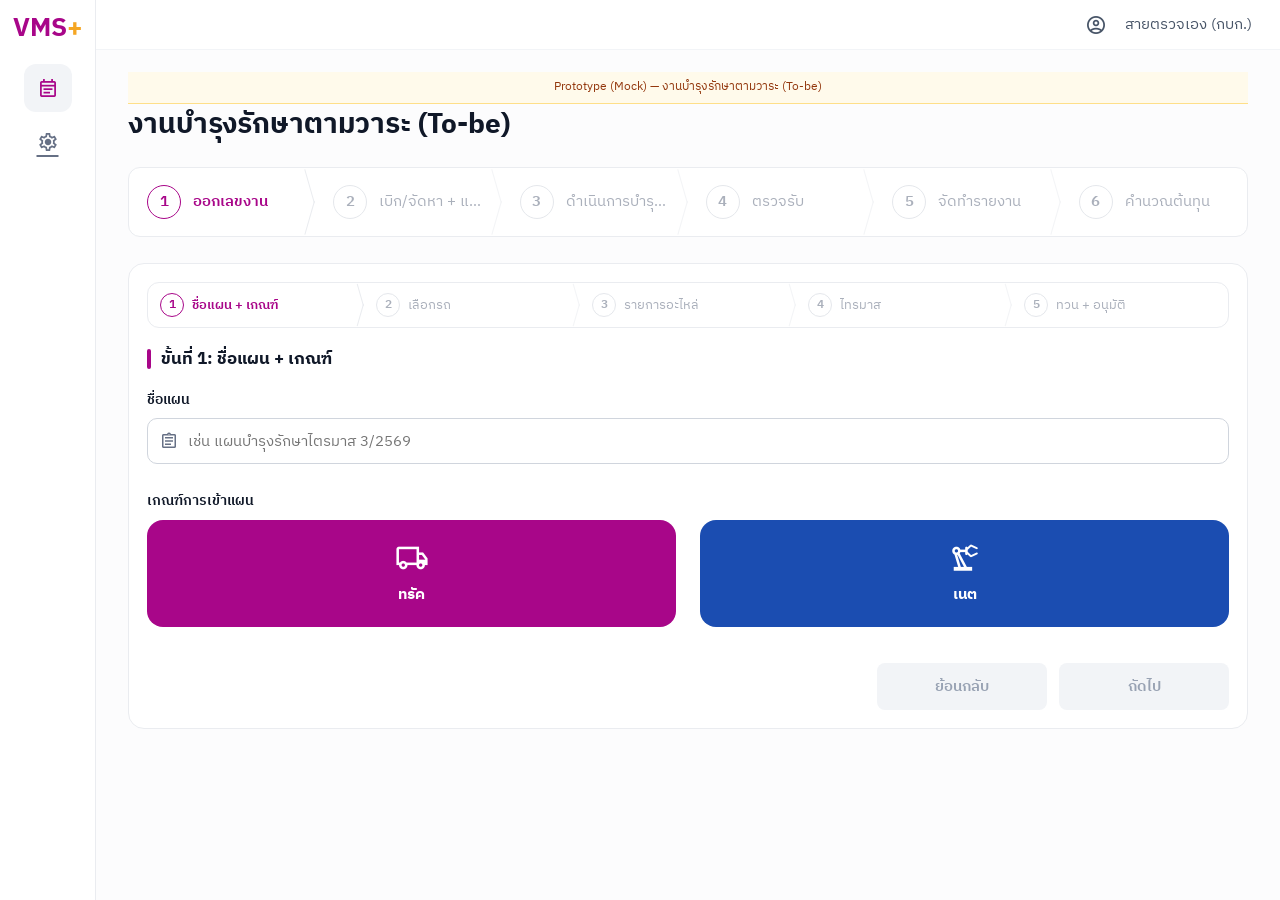
<file: index.html>
<!DOCTYPE html>
<html lang="th">
<head>
<meta charset="UTF-8">
<meta name="viewport" content="width=device-width, initial-scale=1.0">
<title>งานบำรุงรักษาตามวาระ (To-be) — Maintain-D (Mock)</title>
<link rel="icon" href="data:,">
<link rel="preconnect" href="https://fonts.googleapis.com">
<link href="https://fonts.googleapis.com/css2?family=IBM+Plex+Sans+Thai:wght@400;500;600;700&display=swap" rel="stylesheet">
<link href="https://fonts.googleapis.com/css2?family=Material+Symbols+Outlined:opsz,wght,FILL,GRAD@20..48,300..600,0..1,0" rel="stylesheet">
<link rel="stylesheet" href="design-system/tokens.css">
<link rel="stylesheet" href="design-system/components.css">
<script src="ui-components.js"></script><!-- shared components (window.UIC) -->
<style>
  /* ---------- เฉพาะหน้านี้ — ไม่มีสี hardcode ---------- */
  .wstep{cursor:pointer}
  .wstep.locked{opacity:.55;cursor:not-allowed}
  /* ตารางสรุป item: fixed layout ให้คอลัมน์ตรงกันทั้งในตารางและข้ามตาราง (อะไหล่/น้ำมัน/ไส้กรอง) */
  .itbl{table-layout:fixed}
  .itbl th,.itbl td{overflow:hidden;text-overflow:ellipsis}
  .itbl th:nth-child(1),.itbl td:nth-child(1){width:34%}
  .itbl th:nth-child(2),.itbl td:nth-child(2),
  .itbl th:nth-child(3),.itbl td:nth-child(3),
  .itbl th:nth-child(4),.itbl td:nth-child(4){width:16%;text-align:center}
  .itbl th:nth-child(5),.itbl td:nth-child(5){width:18%}
  /* sub-stepper เล็ก (wizard ภายในเฟส 1) — ใช้ tokens เดิม แค่ย่อขนาด */
  .wsteps.sm{margin-bottom:18px}
  .wsteps.sm .wstep{padding:10px 12px;font-size:12.5px;gap:8px}
  .wsteps.sm .wstep .num{width:24px;height:24px;font-size:12px}
  .wsteps.sm .wstep .lbl{display:block}
  /* ขั้นที่ 2: เขต (ภาค → เขต → รถ) — expandable region block */
  .rzone{border:1px solid var(--gray-200);border-radius:var(--r-md);margin-bottom:8px;overflow:hidden;background:#fff}
  .rzone-head{display:flex;align-items:center;gap:10px;padding:12px 14px;cursor:pointer;background:var(--gray-50)}
  .rzone-head:hover{background:var(--gray-100)}
  .rzone-caret{color:var(--gray-500);font-size:20px;flex-shrink:0}
  .rzone-count{color:var(--gray-500);font-size:13px;margin-right:auto}
  .rzone-allchk{display:flex;align-items:center;gap:6px;font-size:13.5px;color:var(--gray-700);cursor:pointer;white-space:nowrap;flex-shrink:0}
  .rzone-body{padding:12px 14px;border-top:1px solid var(--gray-200)}
</style>
</head>
<body>
<div class="shell">
  <aside class="side">
    <div class="vlogo">VMS<em>+</em></div>
    <div class="nv on" id="nav-flow" title="Flow"><span class="ms">event_note</span></div>
    <a class="nv" href="admin.html" id="nav-admin" title="Admin — ข้อมูลหลัก"><span class="ms">settings</span></a>
  </aside>

  <div class="work">
    <div class="topbar">
      <span class="ms">account_circle</span>
      <span>สายตรวจเอง (กบก.)</span>
    </div>

    <main class="content">
      <div class="draft">Prototype (Mock) — งานบำรุงรักษาตามวาระ (To-be)</div>
      <h1 class="page-title">งานบำรุงรักษาตามวาระ (To-be)</h1>
      <div id="stepper"></div>
      <div id="phase"></div>
    </main>
  </div>
</div>

<div class="toast" id="toast"></div>

<script src="mock-yearly.js"></script>
<script src="app.js"></script>
</body>
</html>
</file>
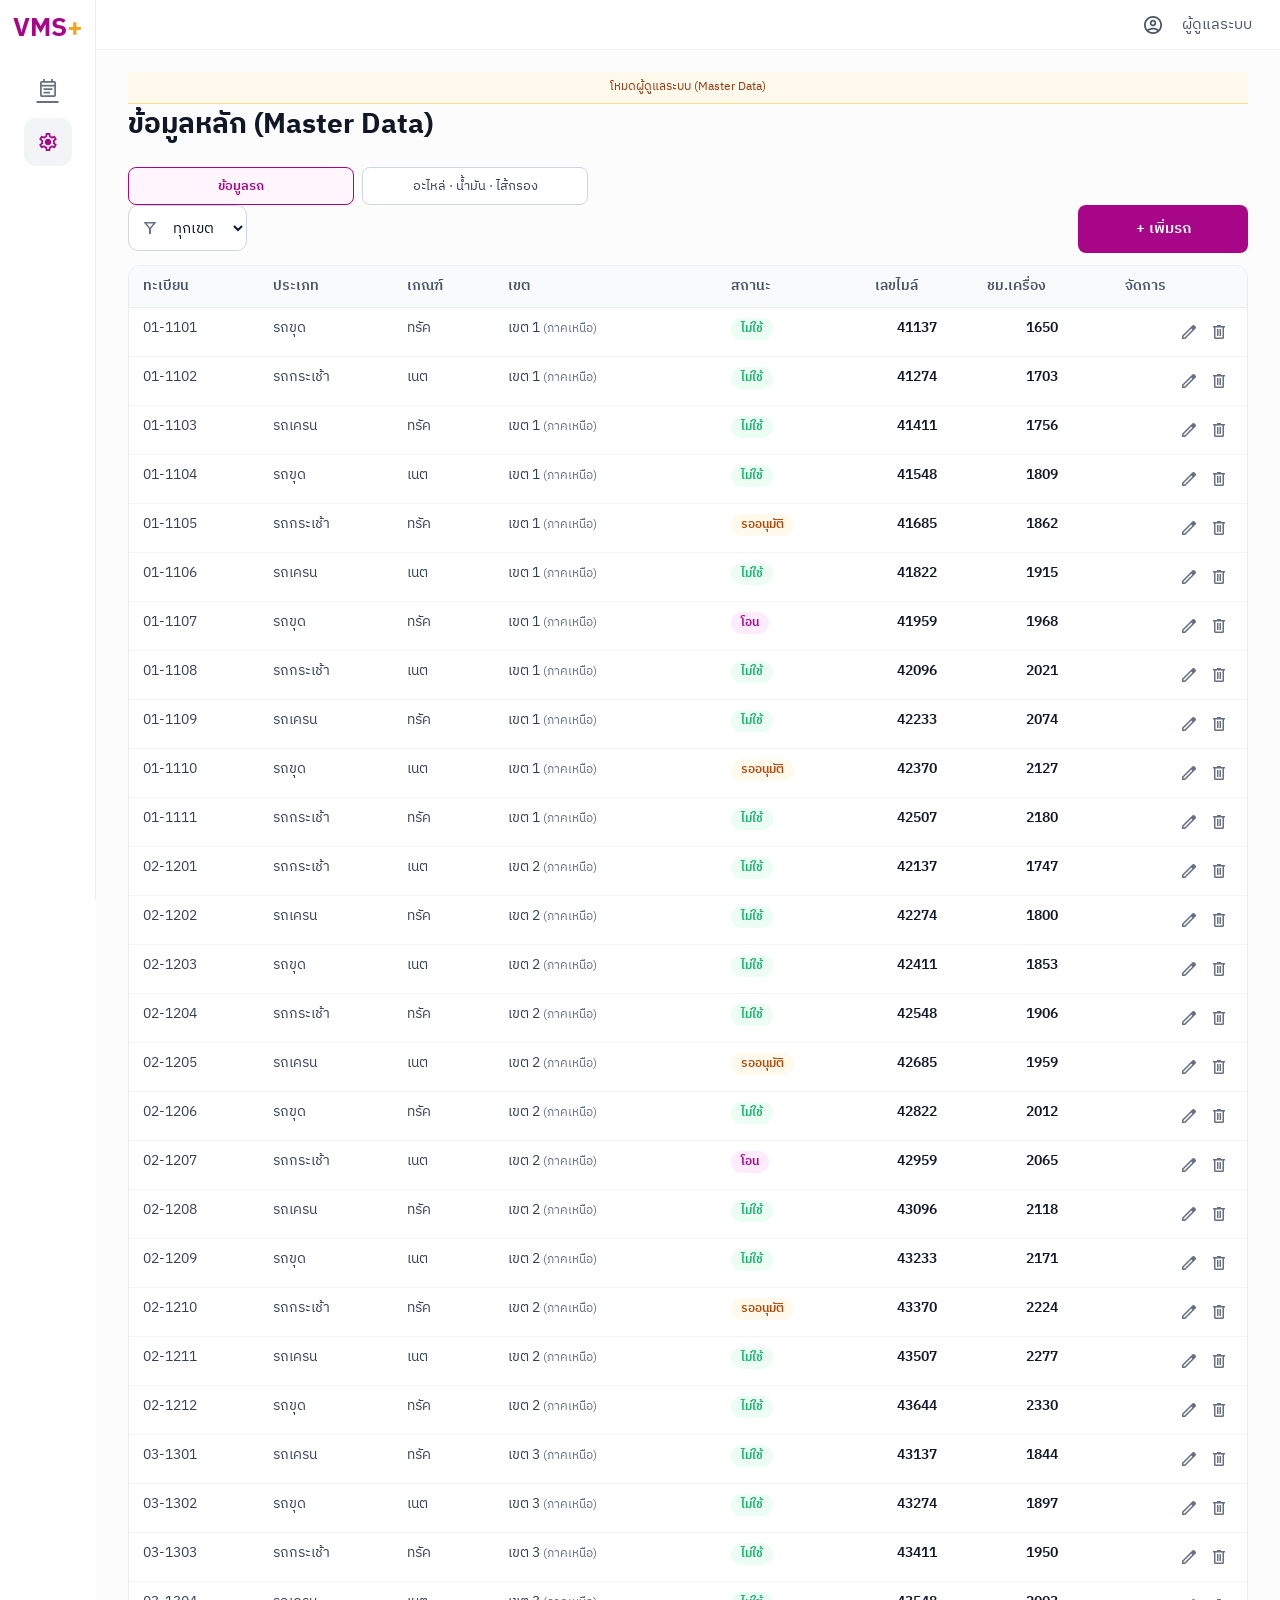
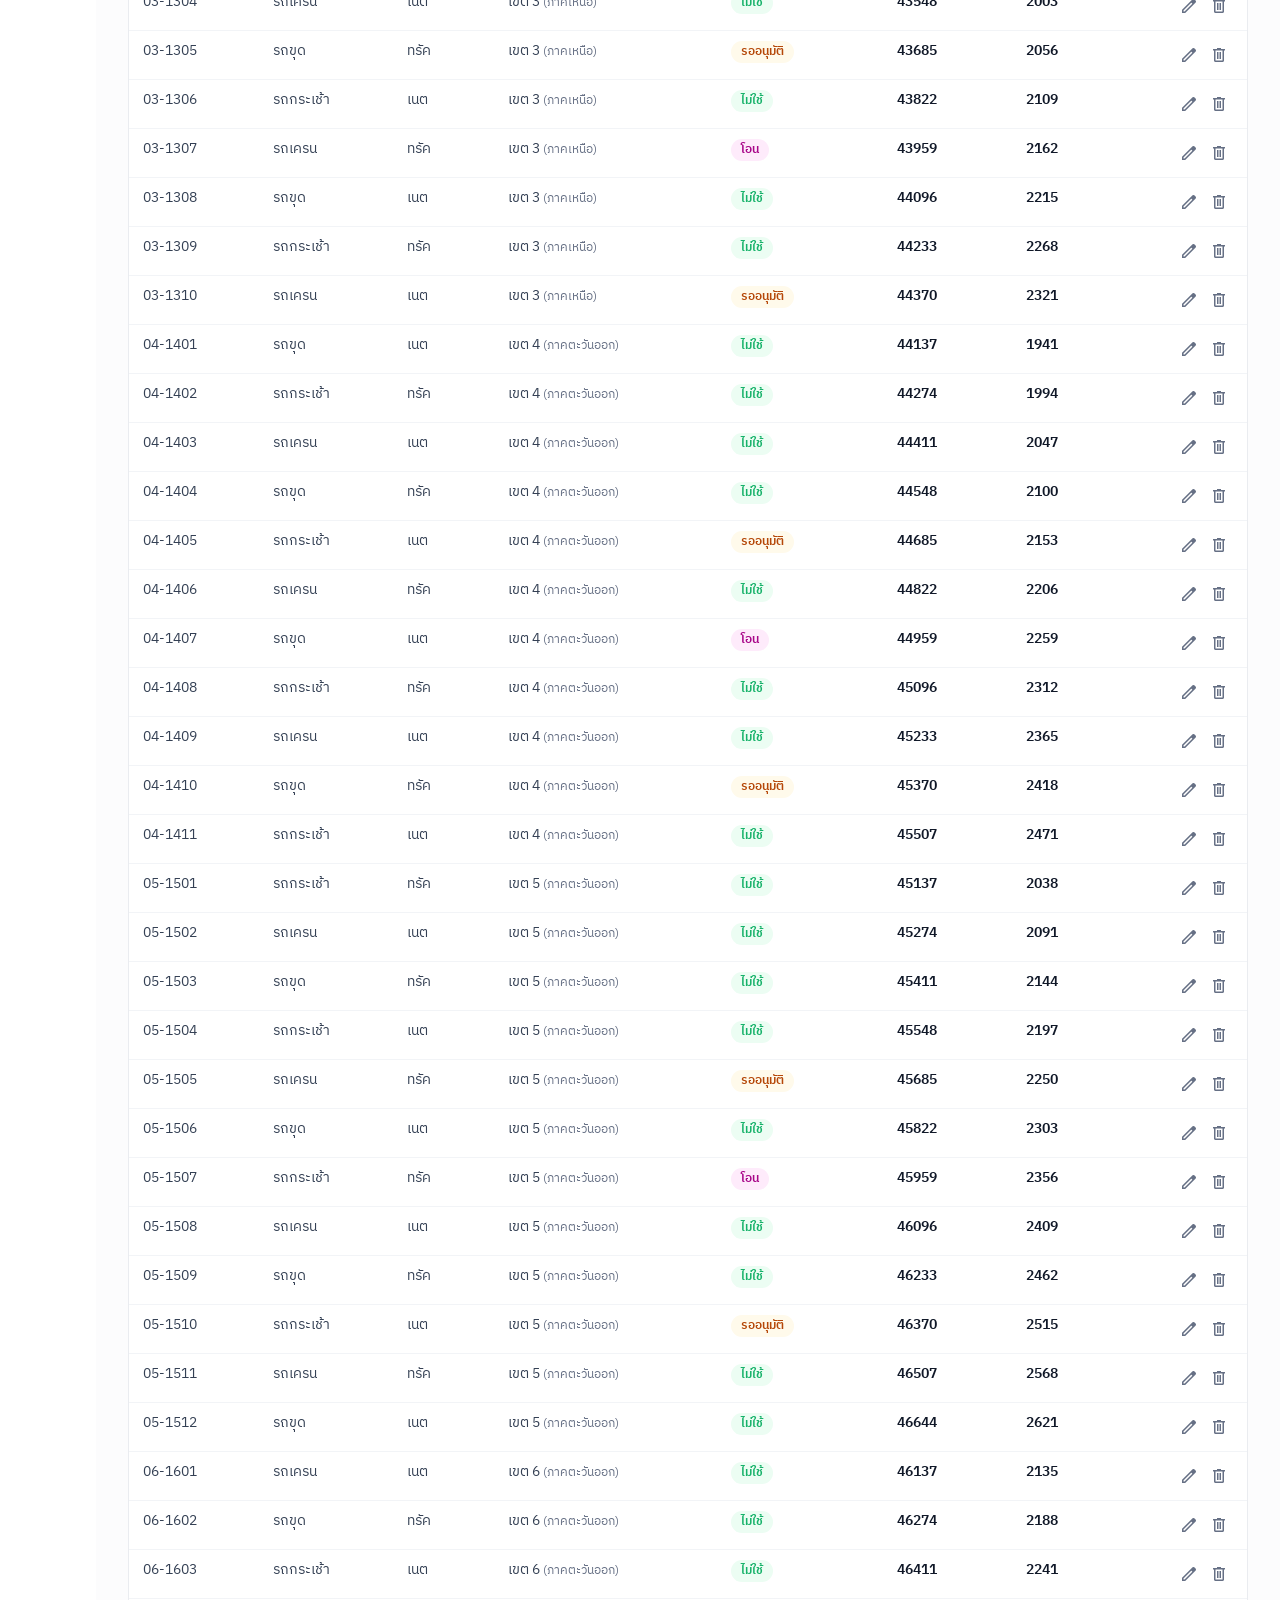
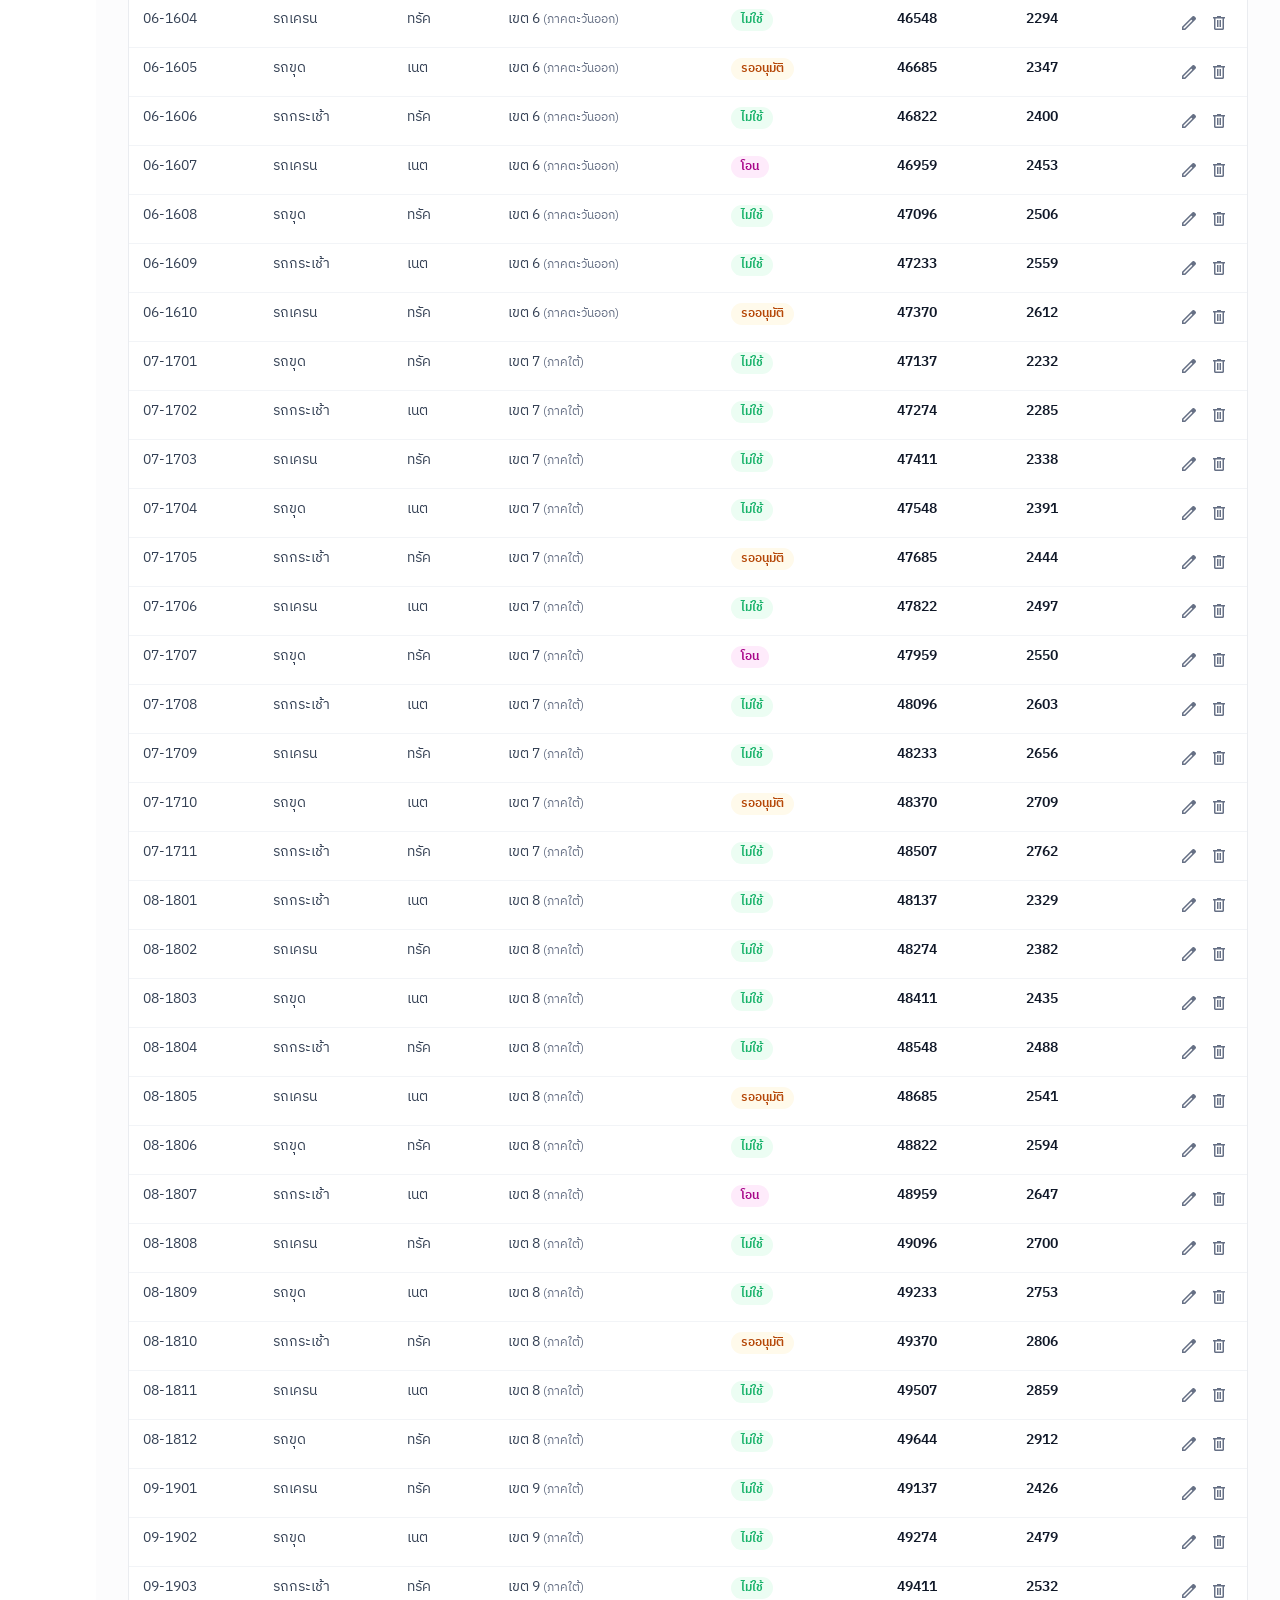
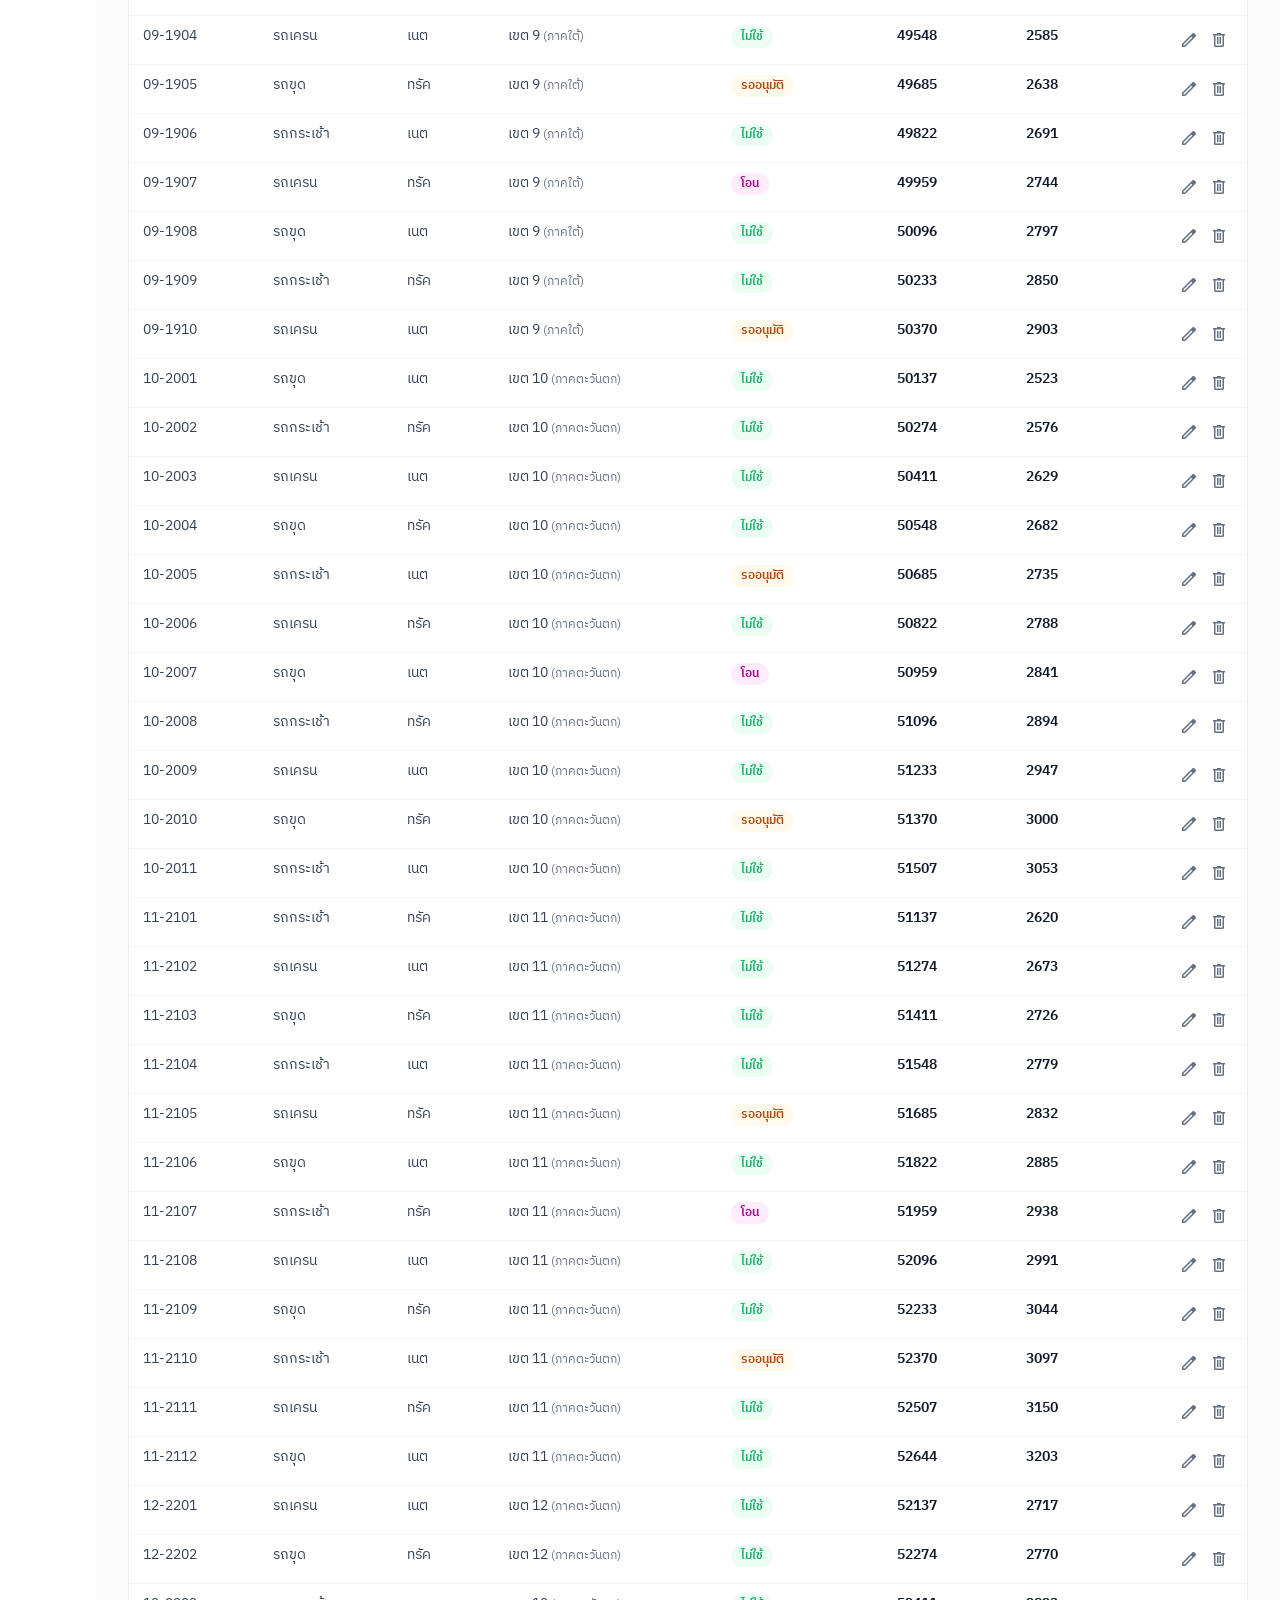
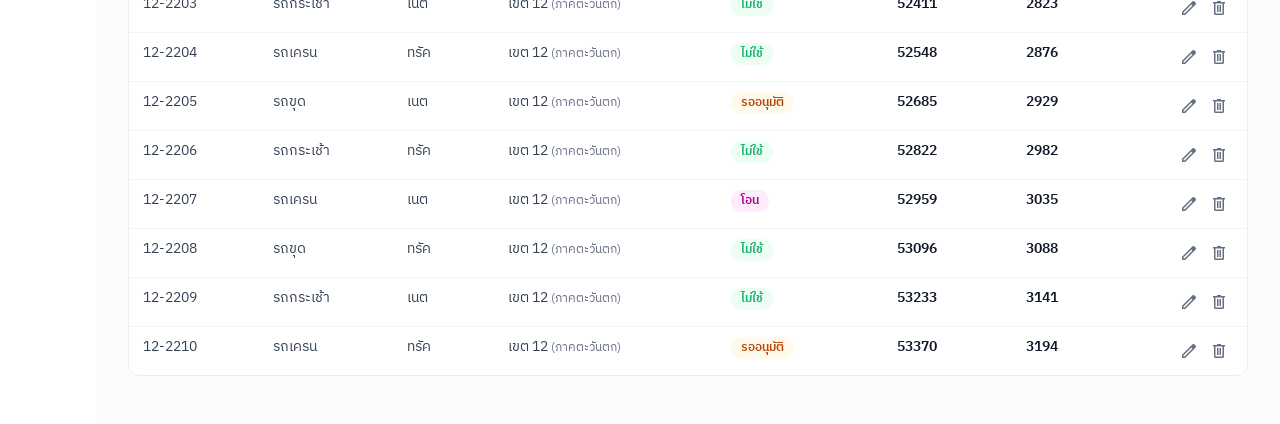
<file: admin.html>
<!DOCTYPE html>
<html lang="th">
<head>
<meta charset="UTF-8">
<meta name="viewport" content="width=device-width, initial-scale=1.0">
<title>ข้อมูลหลัก (Master Data) — Maintain-D (Mock)</title>
<link rel="icon" href="data:,">
<link rel="preconnect" href="https://fonts.googleapis.com">
<link href="https://fonts.googleapis.com/css2?family=IBM+Plex+Sans+Thai:wght@400;500;600;700&display=swap" rel="stylesheet">
<link href="https://fonts.googleapis.com/css2?family=Material+Symbols+Outlined:opsz,wght,FILL,GRAD@20..48,300..600,0..1,0" rel="stylesheet">
<link rel="stylesheet" href="design-system/tokens.css">
<link rel="stylesheet" href="design-system/components.css">
<script src="ui-components.js"></script><!-- shared components (window.UIC) -->
<style>
  /* ---------- เฉพาะหน้านี้ — layout ของ modal overlay เท่านั้น ไม่มีสี hardcode (ใช้ var(--*) ทั้งหมด) ---------- */
  .modal-ov{position:fixed;inset:0;background:color-mix(in srgb, var(--gray-900) 45%, transparent);display:flex;align-items:center;justify-content:center;z-index:100;padding:16px;overflow-y:auto}
  .modal-ov .card{width:100%;max-width:560px;max-height:90vh;overflow-y:auto;margin:auto}
  .rowline{display:flex;align-items:center;justify-content:flex-end;gap:2px}
  .iconbtn{border:none;background:none;cursor:pointer;color:var(--gray-500);padding:4px;border-radius:var(--r-sm)}
  .iconbtn .ms{font-size:20px}
  .iconbtn:hover{color:var(--primary-600);background:var(--gray-100)}
  .iconbtn.danger:hover{color:var(--error-600)}
  .rcell-zone{color:var(--gray-500);font-size:12px}
</style>
</head>
<body>
<div class="shell">
  <aside class="side">
    <div class="vlogo">VMS<em>+</em></div>
    <a class="nv" href="index.html" id="nav-flow" title="Flow"><span class="ms">event_note</span></a>
    <div class="nv on" id="nav-admin" title="Admin — ข้อมูลหลัก"><span class="ms">settings</span></div>
  </aside>

  <div class="work">
    <div class="topbar">
      <span class="ms">account_circle</span>
      <span>ผู้ดูแลระบบ</span>
    </div>

    <main class="content">
      <div class="draft">โหมดผู้ดูแลระบบ (Master Data)</div>
      <h1 class="page-title">ข้อมูลหลัก (Master Data)</h1>
      <div class="seg" id="adminTabs" style="max-width:460px">
        <div class="sg sel" data-tab="vehicles">ข้อมูลรถ</div>
        <div class="sg" data-tab="items">อะไหล่ · น้ำมัน · ไส้กรอง</div>
      </div>
      <div id="adminBody"></div>
    </main>
  </div>
</div>

<div class="toast" id="toast"></div>

<script src="mock-yearly.js"></script>
<script src="admin.js"></script>
</body>
</html>
</file>
<file: design-system/tokens.css>
/* ============================================================
   Maintain-D Design Tokens  (v0.1 — 17 ก.ค. 2569)
   แหล่งความจริงเดียวเรื่อง สี/ฟอนต์/รัศมี ของระบบซ่อมบำรุงรถ
   ที่มา: สกัดจาก VMS Plus (vmsplus-dev.pea.co.th v2.1.1)
   - CSS bundle สาธารณะ /_next/static/chunks/*.css
   - screenshot หน้า landing / SSO / login-os
   ⚠️ แก้สีที่ไฟล์นี้ไฟล์เดียว — ห้าม hardcode สีในหน้าจอ
   ============================================================ */
:root{
  /* ---------- Brand (magenta VMS Plus) ---------- */
  --primary-700:#8A0570;
  --primary-600:#A80689;   /* สีหลัก — ปุ่ม, active, ลิงก์ */
  --primary-500:#CF07AA;   /* hover / gradient ปลาย */
  --primary-50:#FEEBFB;    /* พื้นอ่อน chip/highlight */
  --primary-25:#FFF5FD;    /* พื้นอ่อนสุด */

  /* ---------- Secondary (น้ำเงิน การ์ดรอง) ---------- */
  --secondary-600:#1B4DB1;
  --secondary-700:#15409A;

  /* ---------- Semantic ---------- */
  --success-600:#17B26A;
  --success-200:#75E0A7;
  --success-50:#ECFDF3;
  --warning-600:#F79009;
  --warning-700:#B54708;
  --warning-200:#FEDF89;
  --warning-50:#FFFAEB;
  --error-700:#B42318;
  --error-600:#D92D20;
  --error-500:#F04438;
  --error-200:#FECDCA;
  --error-50:#FEF3F2;
  --info-600:#6172F3;

  /* ---------- Gray (Untitled UI scale) ---------- */
  --gray-900:#101828;
  --gray-700:#344054;
  --gray-600:#475467;
  --gray-500:#667085;
  --gray-400:#98A2B3;
  --gray-300:#D0D5DD;
  --gray-200:#EAECF0;
  --gray-100:#F2F4F7;
  --gray-50:#F9FAFB;

  /* ---------- Typography ---------- */
  --font:'IBM Plex Sans Thai',sans-serif;
  --fs-body:15px;
  --fs-sm:13px;
  --fs-xs:11px;
  --fs-h1:18px;
  --fs-h2:16px;
  --lh:1.55;

  /* ---------- Shape ---------- */
  --r-sm:8px;    /* ปุ่ม, input */
  --r-md:12px;   /* การ์ดย่อย, รายการ */
  --r-lg:16px;   /* การ์ดหลัก, tile */
  --r-pill:99px; /* chip, badge, dot */

  /* ---------- Effects ---------- */
  --shadow-app:0 0 40px rgba(16,24,40,.12);
  --shadow-pop:0 4px 14px rgba(16,24,40,.25);
  --grad-header:linear-gradient(135deg,var(--primary-600),var(--primary-500));
}
</file>
<file: design-system/components.css>
/* ============================================================
   Maintain-D Components  (v0.1 — 17 ก.ค. 2569)
   Component กลางของระบบซ่อมบำรุงรถ — ใช้คู่กับ tokens.css เสมอ:
     <link rel="stylesheet" href="../design-system/tokens.css">
     <link rel="stylesheet" href="../design-system/components.css">
   + โหลดฟอนต์ IBM Plex Sans Thai และ Material Symbols Outlined
   ============================================================ */

/* ---------- Base ---------- */
*{box-sizing:border-box;margin:0;padding:0}
body{font-family:var(--font);background:#E9EAEC;color:var(--gray-700);font-size:var(--fs-body);line-height:var(--lh)}
.ms{font-family:'Material Symbols Outlined';font-weight:normal;font-style:normal;display:inline-block;line-height:1;vertical-align:middle;font-size:22px;-webkit-font-smoothing:antialiased}
.hidden{display:none!important}
.empty{color:var(--gray-400);font-size:var(--fs-sm);text-align:center;padding:14px 0}

/* ---------- App shell ---------- */
.app{max-width:1120px;margin:0 auto;min-height:100dvh;background:var(--gray-50);box-shadow:var(--shadow-app);display:flex;flex-direction:column}
.draft{background:var(--warning-50);border-bottom:1px solid var(--warning-200);color:#93370D;font-size:12px;padding:6px 16px;text-align:center}

/* ---------- Header + Stepper ---------- */
header{background:var(--grad-header);color:#fff;padding:16px 24px 14px}
header .bar{display:flex;align-items:center;gap:10px}
header .logo{background:#fff;color:var(--primary-600);font-weight:700;border-radius:10px;padding:3px 8px;font-size:14px}
header h1{font-size:var(--fs-h1);font-weight:600;flex:1}
.steps{display:grid;grid-template-columns:repeat(4,1fr);gap:6px;margin-top:14px;align-items:start;max-width:640px}
.steps .st{text-align:center;font-size:var(--fs-xs);color:rgba(255,255,255,.75)}
.steps .st .dot{height:4px;border-radius:var(--r-pill);background:rgba(255,255,255,.35);margin-bottom:4px}
.steps .st.active{color:#fff;font-weight:600}
.steps .st.active .dot,.steps .st.passed .dot{background:#fff}

/* ---------- Card ---------- */
.card{background:#fff;border:1px solid var(--gray-200);border-radius:var(--r-lg);padding:18px;margin-bottom:14px}
.card h2,h2.ttl{font-size:var(--fs-h2);color:var(--gray-900);font-weight:600;margin-bottom:4px}
.sub{font-size:var(--fs-sm);color:var(--gray-500);margin-bottom:12px}

/* ---------- Form ---------- */
label.fl{display:block;font-size:var(--fs-sm);font-weight:500;color:var(--gray-700);margin:12px 0 6px}
input[type=text],textarea,select{width:100%;border:1px solid var(--gray-300);border-radius:var(--r-sm);padding:10px 12px;font:inherit;color:var(--gray-900);background:#fff}
input:focus,textarea:focus{outline:2px solid var(--primary-50);border-color:var(--primary-500)}
.search{position:relative}
.search .ms{position:absolute;left:10px;top:50%;transform:translateY(-50%);color:var(--gray-400)}
.search input{padding-left:38px}

/* ---------- Buttons ---------- */
.btn{border:none;border-radius:var(--r-sm);padding:9px 16px;font:inherit;font-weight:600;cursor:pointer}
.btn-p{background:var(--primary-600);color:#fff}
.btn-p:hover{background:var(--primary-500)}
.btn-o{background:#fff;color:var(--primary-600);border:1.5px solid var(--primary-600)}
.btn-g{background:var(--gray-100);color:var(--gray-500)}
.btn:disabled{background:var(--gray-100);color:var(--gray-400);cursor:not-allowed;border:none}

/* ---------- Qty stepper ---------- */
.qty{display:flex;align-items:center;border:1px solid var(--gray-300);border-radius:var(--r-sm);overflow:hidden}
.qty button{border:none;background:#fff;width:32px;height:34px;font-size:17px;cursor:pointer;color:var(--primary-600)}
.qty span{min-width:34px;text-align:center;font-weight:600;color:var(--gray-900)}

/* ---------- Chip (multi-select) ---------- */
.chips{display:flex;flex-wrap:wrap;gap:8px}
.chip{border:1.5px solid var(--gray-300);border-radius:var(--r-pill);padding:7px 14px;font-size:13.5px;cursor:pointer;background:#fff;color:var(--gray-700)}
.chip.sel{background:var(--primary-600);border-color:var(--primary-600);color:#fff;font-weight:500}

/* ---------- Segmented (single-select) ---------- */
.seg{display:flex;gap:8px}
.seg .sg{flex:1;text-align:center;border:1.5px solid var(--gray-300);border-radius:var(--r-sm);padding:8px 4px;font-size:var(--fs-sm);cursor:pointer;background:#fff}
.seg .sg.sel{border-color:var(--primary-600);background:var(--primary-25);color:var(--primary-600);font-weight:600}

/* ---------- Badge สถานะ ---------- */
.badge{display:inline-flex;align-items:center;gap:4px;border-radius:var(--r-pill);padding:2px 10px;font-size:12px;font-weight:600}
.b-ok{background:var(--success-50);color:var(--success-600)}
.b-low{background:var(--warning-50);color:var(--warning-700)}
.b-out{background:var(--error-50);color:var(--error-600)}
.b-brand{background:var(--primary-50);color:var(--primary-600)}

/* ---------- Tile (การ์ดเลือกแบบ VMS Plus) ---------- */
.tile{border-radius:var(--r-lg);padding:18px 12px;text-align:center;cursor:pointer;color:#fff;border:3px solid transparent}
.tile .ms{font-size:34px;margin-bottom:8px}
.tile b{display:block;font-size:15px}
.tile small{font-size:11.5px;opacity:.85}
.tile-magenta{background:var(--primary-600)}
.tile-blue{background:var(--secondary-600)}
.tile.sel{border-color:var(--gray-900);box-shadow:var(--shadow-pop)}

/* ---------- Footer ปุ่มนำทาง ---------- */
.footer{display:flex;gap:10px;justify-content:flex-end;padding:4px 24px 36px}
.footer .btn{min-width:170px;padding:12px 24px;font-size:15px}

/* ---------- Toast ---------- */
.toast{position:fixed;top:14px;left:50%;transform:translateX(-50%);background:var(--gray-900);color:#fff;border-radius:10px;padding:10px 18px;font-size:13.5px;z-index:50;opacity:0;transition:.25s;pointer-events:none;max-width:380px;text-align:center}
.toast.show{opacity:1}

/* ============================================================
   Web shell — อิงหน้าจริง VMS Plus (screenshot "สร้างคำขอใช้ยานพาหนะ")
   ============================================================ */

/* ---------- โครงหน้า: sidebar + topbar + content ---------- */
.shell{display:flex;min-height:100dvh;background:#fff}
.side{width:96px;flex-shrink:0;background:#fff;border-right:1px solid var(--gray-200);display:flex;flex-direction:column;align-items:center;padding:16px 0;gap:6px;position:sticky;top:0;height:100dvh}
.side .vlogo{font-weight:800;font-size:26px;color:var(--primary-600);margin-bottom:16px;line-height:1}
.side .vlogo em{color:#F5A623;font-style:normal}
.side .nv{width:48px;height:48px;border-radius:12px;display:flex;align-items:center;justify-content:center;color:var(--gray-500);cursor:pointer}
.side .nv:hover{background:var(--gray-100)}
.side .nv.on{background:var(--gray-100);color:var(--primary-600)}
.work{flex:1;min-width:0;display:flex;flex-direction:column;background:#FCFCFD}
.topbar{background:#fff;border-bottom:1px solid var(--gray-100);padding:13px 28px;display:flex;justify-content:flex-end;align-items:center;gap:18px;color:var(--gray-600)}
.content{padding:22px 32px 48px;width:100%;max-width:1500px}

/* ---------- Breadcrumb + ชื่อหน้า ---------- */
.crumbs{display:flex;align-items:center;gap:8px;font-size:13.5px;color:var(--gray-500);margin-bottom:14px;flex-wrap:wrap}
.crumbs .ms{font-size:18px}
.crumbs .sep{color:var(--gray-300)}
.crumbs .cur{color:var(--primary-600)}
.page-title{font-size:28px;font-weight:700;color:var(--gray-900);margin-bottom:20px}

/* ---------- Stepper แบบลูกศร (chevron) ---------- */
.wsteps{display:flex;background:#fff;border:1px solid var(--gray-200);border-radius:12px;margin-bottom:26px}
.wstep{flex:1;display:flex;align-items:center;gap:12px;padding:17px 18px;position:relative;color:var(--gray-500);font-size:14.5px;min-width:0}
.wstep .num{width:34px;height:34px;border-radius:50%;border:1.5px solid var(--gray-300);display:flex;align-items:center;justify-content:center;font-weight:600;flex-shrink:0;background:#fff}
.wstep .lbl{overflow:hidden;text-overflow:ellipsis;white-space:nowrap}
.wstep.active{color:var(--primary-600);font-weight:600}
.wstep.active .num{border-color:var(--primary-600);color:var(--primary-600)}
.wstep.passed .num{background:var(--primary-600);border-color:var(--primary-600);color:#fff}
.wstep:not(:last-child)::before,.wstep:not(:last-child)::after{content:'';position:absolute;right:0;width:1px;height:52%;background:var(--gray-200)}
.wstep:not(:last-child)::before{top:0;transform-origin:bottom center;transform:rotate(-16deg)}
.wstep:not(:last-child)::after{bottom:0;transform-origin:top center;transform:rotate(16deg)}

/* ---------- หัวข้อ section แถบ magenta ---------- */
.sect{display:flex;gap:10px;align-items:center;font-weight:700;color:var(--gray-900);font-size:17px;margin:8px 0 2px}
.sect::before{content:'';width:4px;height:20px;background:var(--primary-600);border-radius:2px;flex-shrink:0}

/* ---------- ฟอร์มแบบหน้าใน: label บน + ไอคอนในช่อง ---------- */
.fgrid{display:grid;grid-template-columns:repeat(4,minmax(0,1fr));gap:18px 24px;margin:16px 0 26px}
.f label{display:block;font-size:14px;font-weight:600;color:var(--gray-900);margin-bottom:8px}
.f label small{color:var(--gray-500);font-weight:400}
.f .in{position:relative}
.f .in>.ms{position:absolute;left:12px;top:50%;transform:translateY(-50%);color:var(--gray-500);font-size:20px;pointer-events:none}
.f .in input,.f .in select{height:46px;border-radius:10px;padding:0 12px 0 40px}
.f .in.noic input{padding-left:12px}
.f textarea{border-radius:10px}
.f.ro .in input{border-style:dashed;background:var(--gray-50);color:var(--gray-700)}
.f.err .in input,.f.err textarea{border-color:var(--error-500)}
.f .help{font-size:12.5px;color:var(--error-600);margin-top:6px}

/* ---------- Radio (สี primary เหมือนหน้าจริง) ---------- */
.rads{display:flex;gap:22px;align-items:center;min-height:46px;flex-wrap:wrap}
.rads label{display:flex;gap:8px;align-items:center;font-size:14.5px;color:var(--gray-700);cursor:pointer;font-weight:400;margin:0}
input[type=radio]{accent-color:var(--primary-600);width:18px;height:18px;cursor:pointer}

/* ---------- ช่องจำนวน − n + ---------- */
.numfld{display:flex;align-items:center;border:1px solid var(--gray-300);border-radius:10px;height:46px;background:#fff}
.numfld button{flex:0 0 44px;height:100%;border:none;background:none;font-size:20px;color:var(--gray-600);cursor:pointer}
.numfld span{flex:1;text-align:center;font-weight:600;color:var(--gray-900)}

/* ---------- แถวปุ่มท้ายฟอร์ม ---------- */
.actions{display:flex;justify-content:flex-end;gap:12px;padding-top:10px}
.actions .btn{min-width:170px;padding:12px 24px;font-size:15px}

/* ---------- Column span (desktop เท่านั้น) ---------- */
@media(min-width:761px){.sp2{grid-column:span 2}.sp4{grid-column:1/-1}}
@media(max-width:1100px){.fgrid{grid-template-columns:repeat(2,minmax(0,1fr))}}

/* ---------- Responsive (มือถือ ≤760px) ---------- */
@media(max-width:760px){
  header{padding:14px 16px 12px}
  .steps{max-width:none}
  .footer{position:fixed;bottom:0;left:0;right:0;background:#fff;border-top:1px solid var(--gray-200);padding:12px 16px;z-index:20}
  .footer .btn{flex:1;min-width:0}
  .side{display:none}
  .topbar{padding:12px 16px}
  .content{padding:16px;padding-bottom:100px}
  .page-title{font-size:22px;margin-bottom:14px}
  .fgrid{grid-template-columns:1fr;gap:14px}
  .wsteps{margin-bottom:18px}
  .wstep{padding:12px 10px;gap:8px}
  .wstep .lbl{display:none}
  .wstep.active .lbl{display:block}
  .actions{position:fixed;bottom:0;left:0;right:0;background:#fff;border-top:1px solid var(--gray-200);padding:12px 16px;z-index:20}
  .actions .btn{flex:1;min-width:0}
}

/* ============================================================
   v0.3 — component สำหรับ flow กบค. + ติดตามสถานะ
   ============================================================ */

/* ---------- Badge ตัวเลขบนไอคอน sidebar ---------- */
.nv{position:relative}
.nv .cnt{position:absolute;top:3px;right:3px;background:var(--error-500);color:#fff;font-size:10px;min-width:16px;height:16px;padding:0 4px;border-radius:8px;display:flex;align-items:center;justify-content:center;font-weight:700}

/* ---------- แถวรายการงาน/เรื่อง ---------- */
.job{display:flex;gap:14px;align-items:center;background:#fff;border:1px solid var(--gray-200);border-radius:var(--r-md);padding:14px 16px;cursor:pointer;margin-bottom:10px;flex-wrap:wrap}
.job:hover{border-color:var(--primary-500)}
.job .no{font-weight:700;color:var(--gray-900)}
.job .meta{font-size:12.5px;color:var(--gray-500)}
.job .sp{flex:1;min-width:0}

/* ---------- Timeline ประวัติสถานะ ---------- */
.tl{list-style:none;margin:10px 0;padding:0}
.tl li{position:relative;padding:0 0 16px 26px;font-size:14px;color:var(--gray-700)}
.tl li::before{content:'';position:absolute;left:5px;top:5px;width:10px;height:10px;border-radius:50%;background:var(--gray-300)}
.tl li::after{content:'';position:absolute;left:9px;top:17px;bottom:-1px;width:2px;background:var(--gray-200)}
.tl li:last-child::after{display:none}
.tl li.on::before{background:var(--primary-600)}
.tl .when{font-size:12px;color:var(--gray-400)}

/* ---------- Checklist ตรวจสภาพ ---------- */
.chk{display:flex;flex-direction:column;gap:8px;margin:10px 0}
.chk label{display:flex;gap:10px;align-items:center;font-size:14.5px;color:var(--gray-700);cursor:pointer}
input[type=checkbox]{accent-color:var(--primary-600);width:17px;height:17px;cursor:pointer;flex-shrink:0}

/* ============================================================
   v0.11 — Shared UI components (ui-components.js / window.UIC)
   ย้ายมาจาก style เฉพาะหน้า mock → ใช้ได้ทุกหน้า (mock/admin/อื่น ๆ)
   ============================================================ */
/* ---------- การ์ดเลือกรถ (vehicleCard: list | grid) ---------- */
.vlist{display:grid;grid-template-columns:repeat(auto-fill,minmax(300px,1fr));gap:10px;margin:14px 0 6px}
.vlist.sq{grid-template-columns:repeat(auto-fill,minmax(160px,1fr))}
.vlist.sq .veh{flex-direction:column;text-align:center;aspect-ratio:1/1;justify-content:center;gap:6px;overflow:hidden}
.vlist.sq .veh .meta{font-size:11.5px;display:-webkit-box;-webkit-line-clamp:3;-webkit-box-orient:vertical;overflow:hidden}
.veh{display:flex;gap:12px;align-items:center;border:1.5px solid var(--gray-200);border-radius:var(--r-md);padding:12px;cursor:pointer;background:#fff}
.veh:hover{border-color:var(--primary-500)}
.veh.sel{border-color:var(--primary-600);background:var(--primary-25)}
.veh .ic{width:44px;height:44px;border-radius:10px;background:var(--primary-50);color:var(--primary-600);display:flex;align-items:center;justify-content:center;flex-shrink:0}
.veh b{color:var(--gray-900);font-size:15px}
.veh .meta{font-size:12.5px;color:var(--gray-500)}

/* ============================================================
   v0.5 — ตารางข้อมูล (เมนูคลังอะไหล่)
   ============================================================ */
.tblwrap{overflow-x:auto;margin-top:12px}
.tbl{width:100%;border-collapse:separate;border-spacing:0;background:#fff;border:1px solid var(--gray-200);border-radius:var(--r-md);overflow:hidden;font-size:13.5px}
.tbl th{background:var(--gray-50);color:var(--gray-600);font-weight:600;text-align:left;padding:10px 14px;border-bottom:1px solid var(--gray-200);white-space:nowrap}
.tbl td{padding:10px 14px;border-bottom:1px solid var(--gray-100);color:var(--gray-700);vertical-align:top}
.tbl tr:last-child td{border-bottom:none}
.tbl tbody tr:hover td{background:var(--gray-50)}
.tbl .num{text-align:center;font-weight:600;color:var(--gray-900)}
</file>
